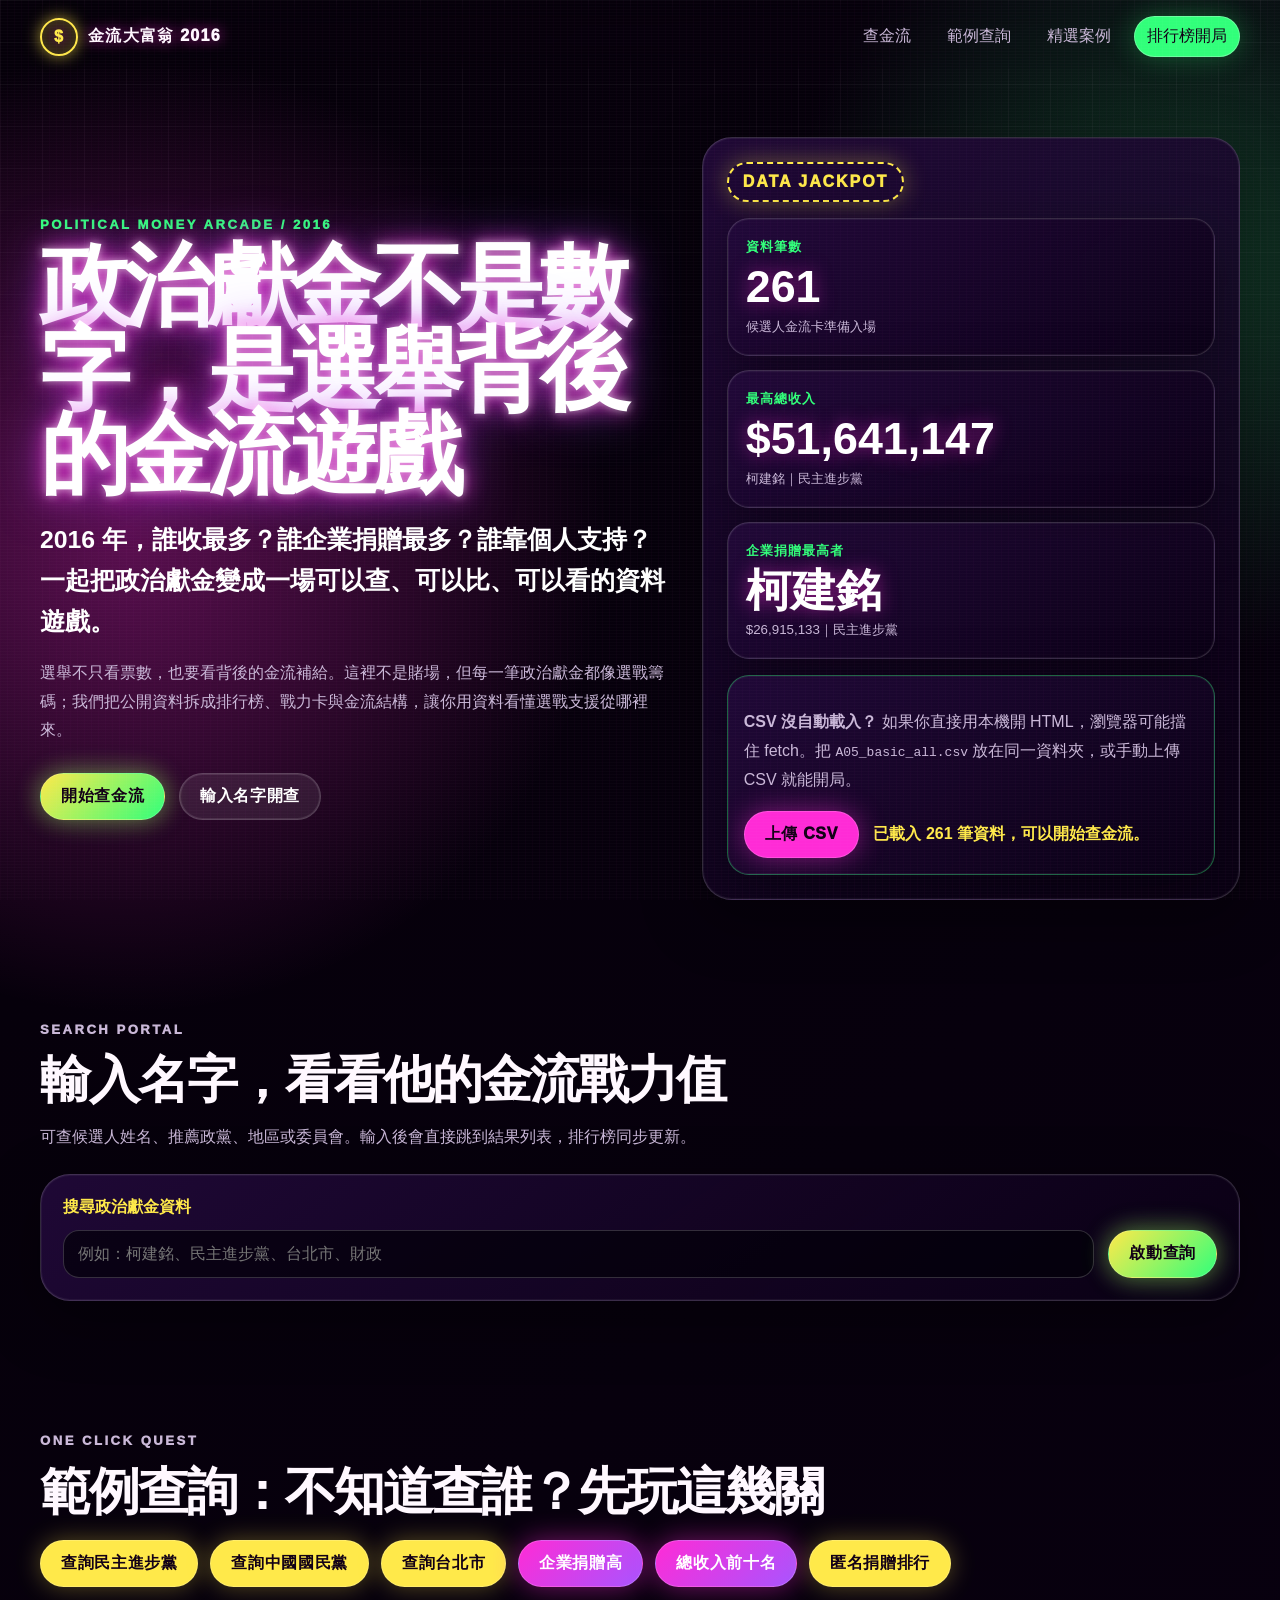
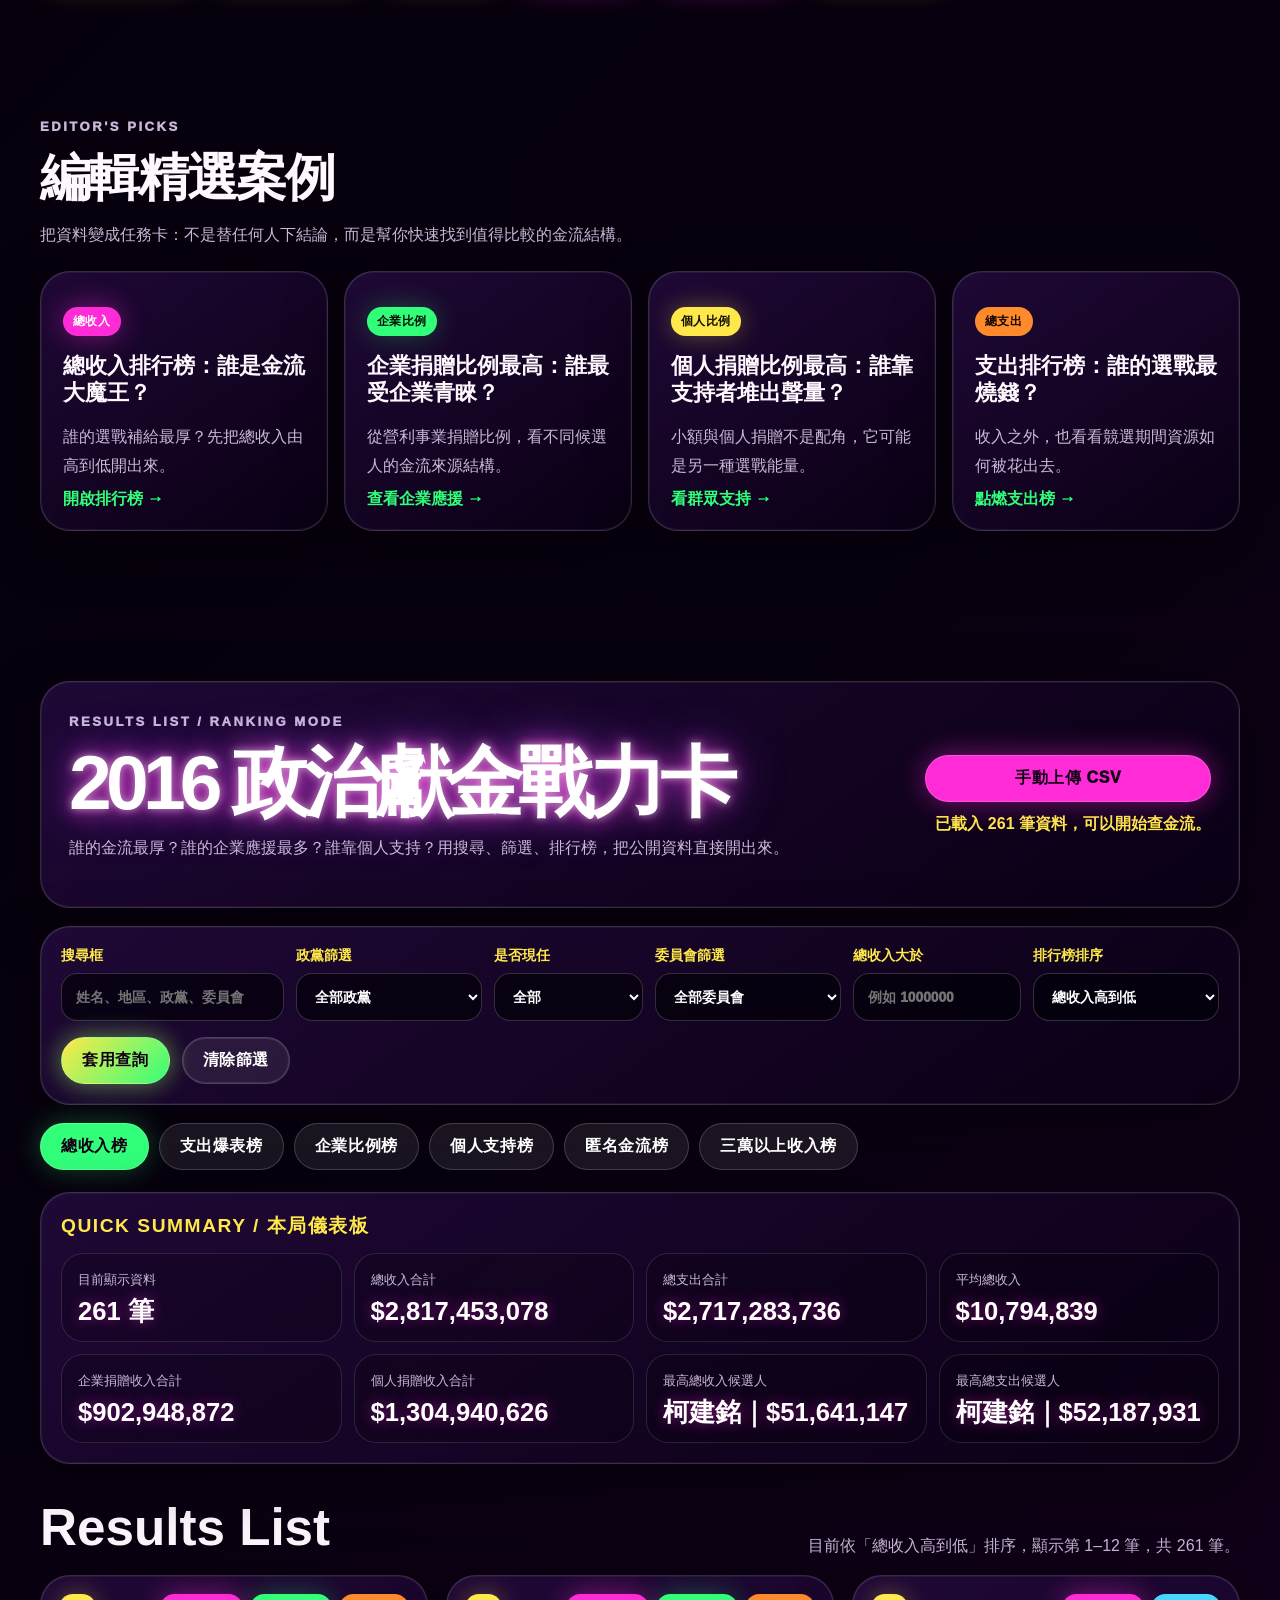
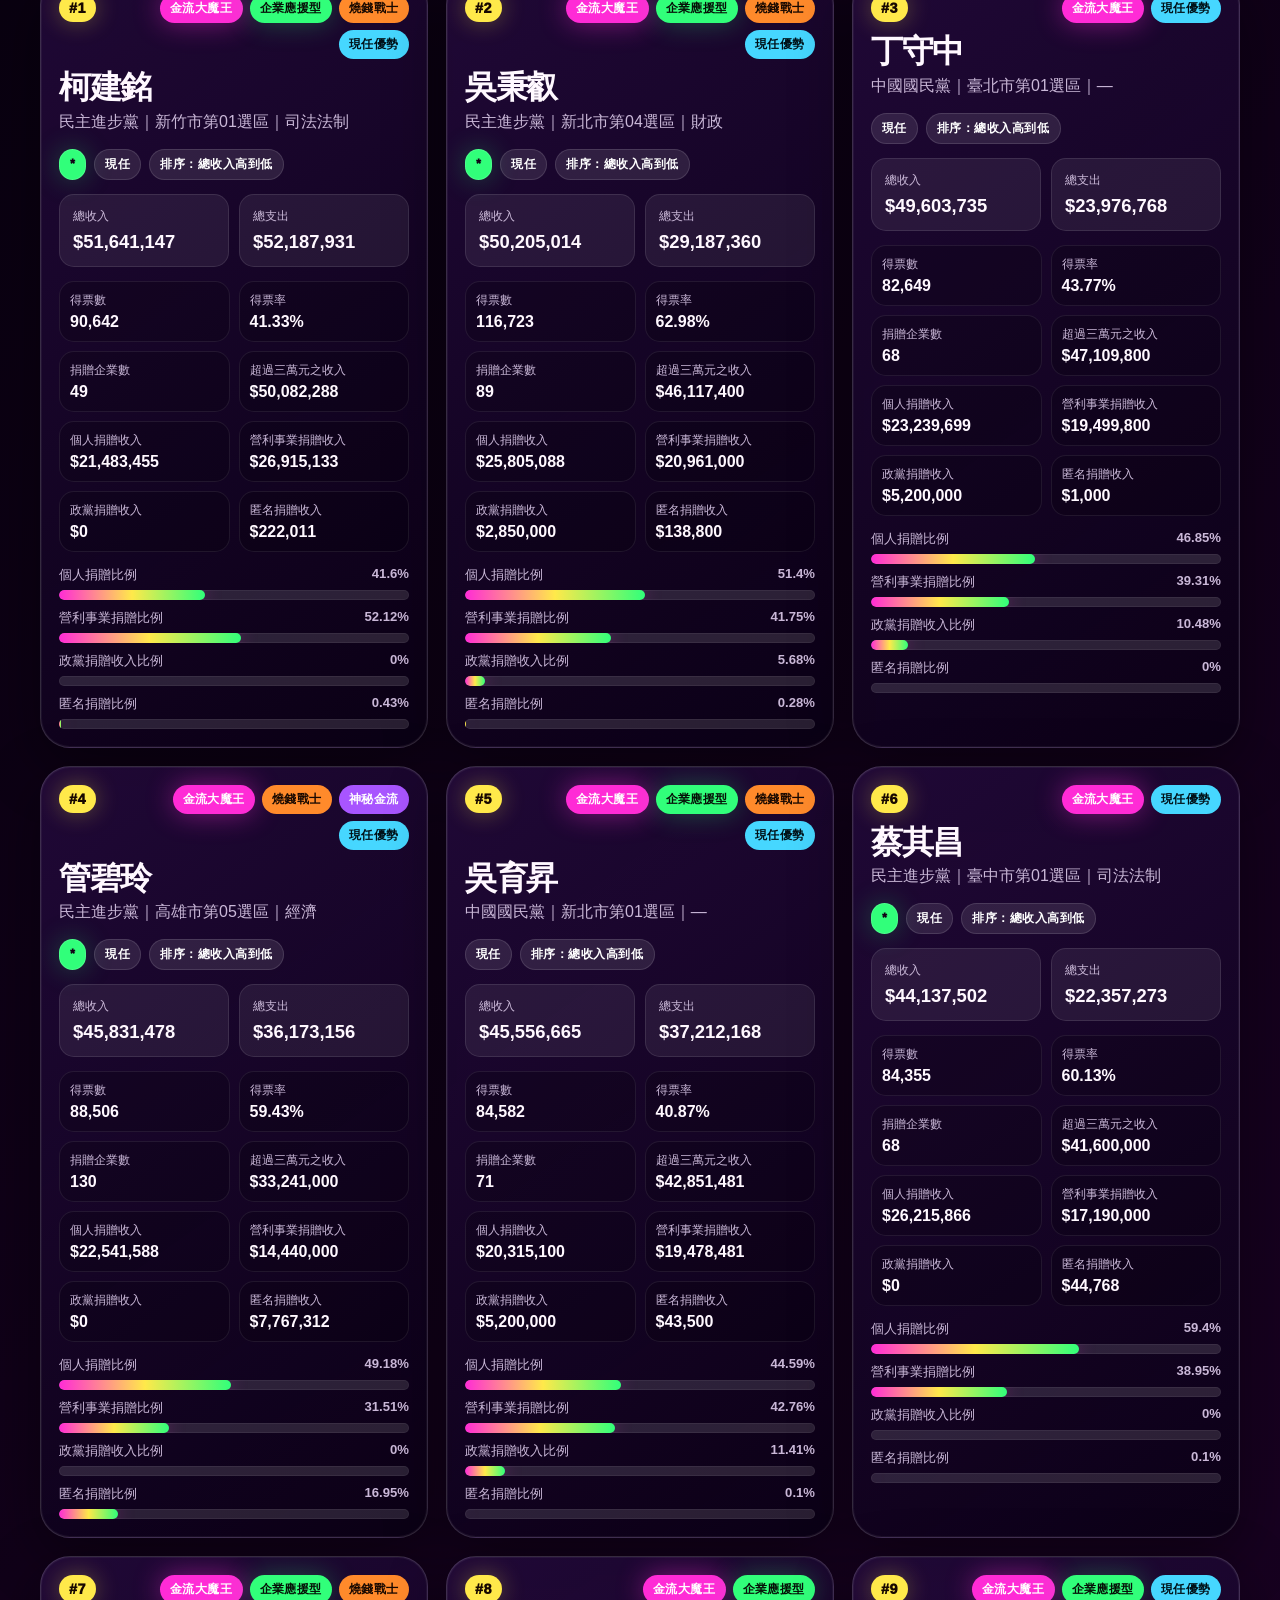
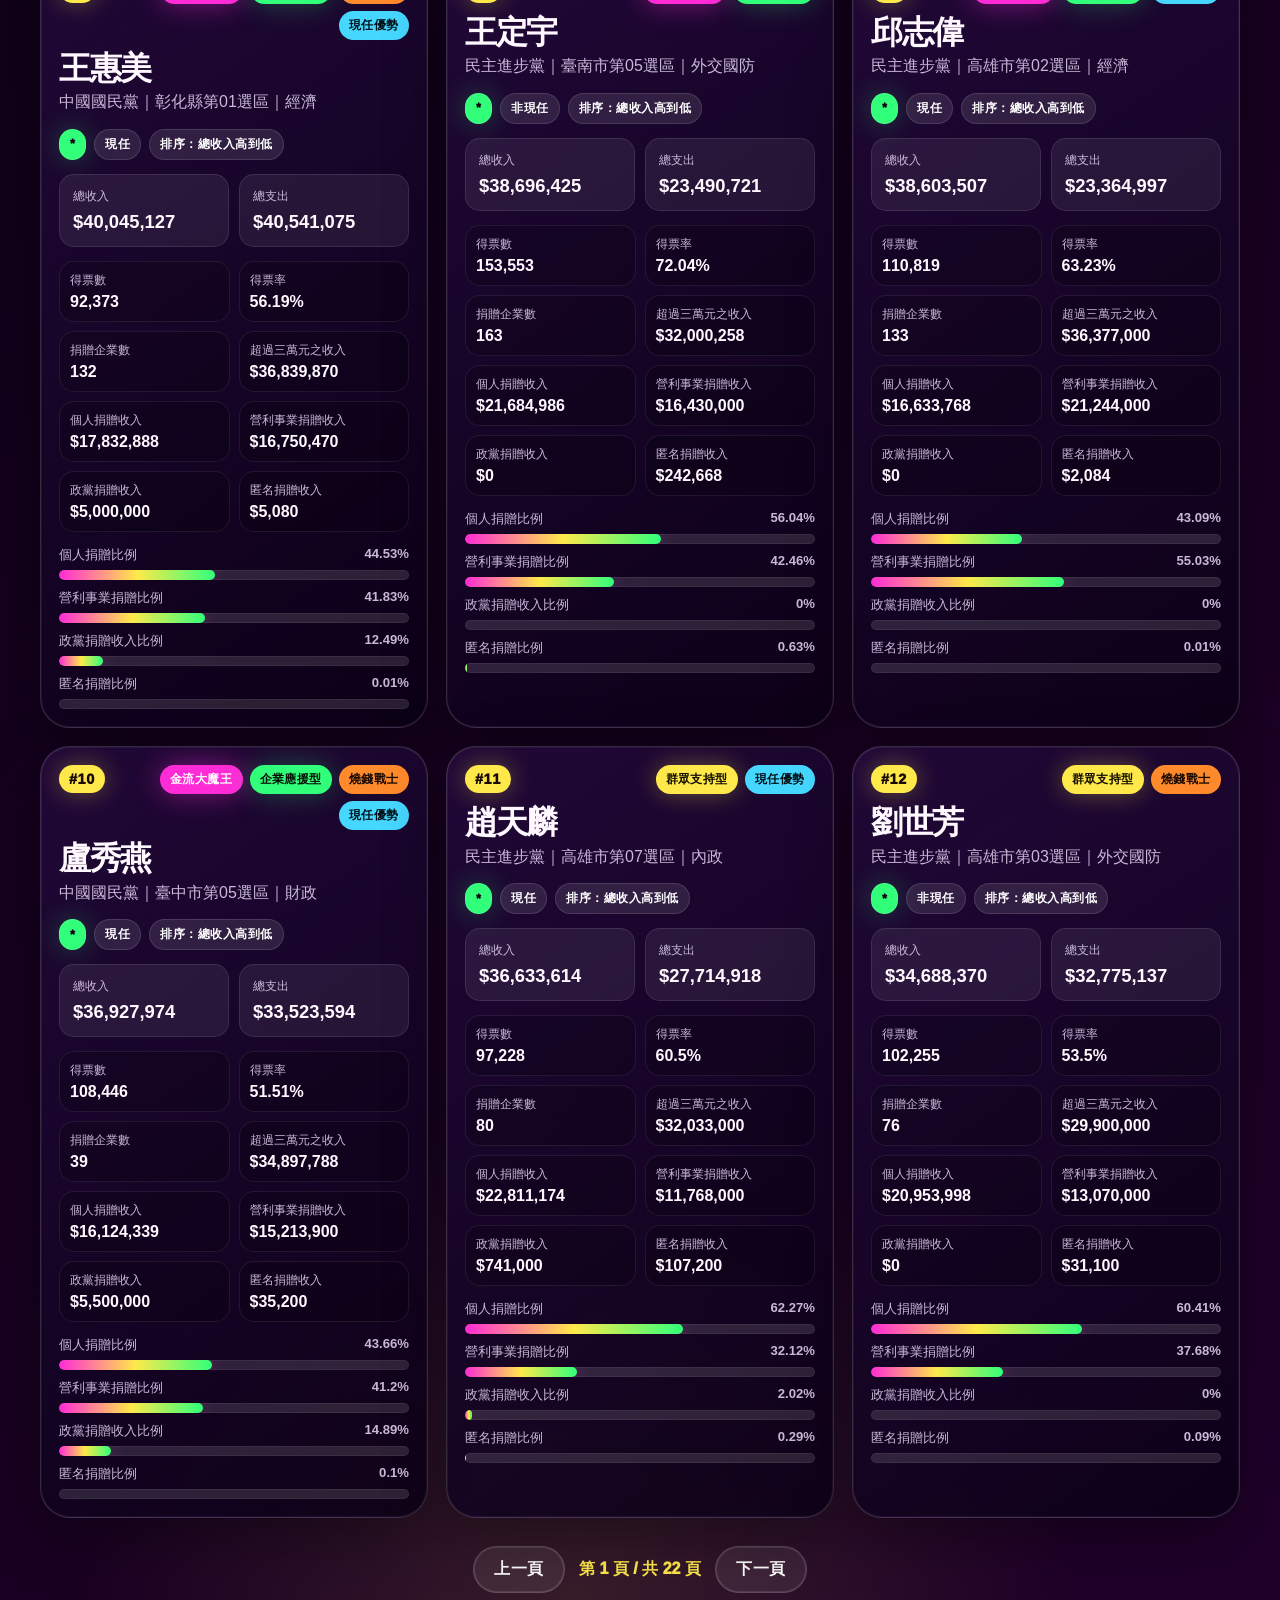
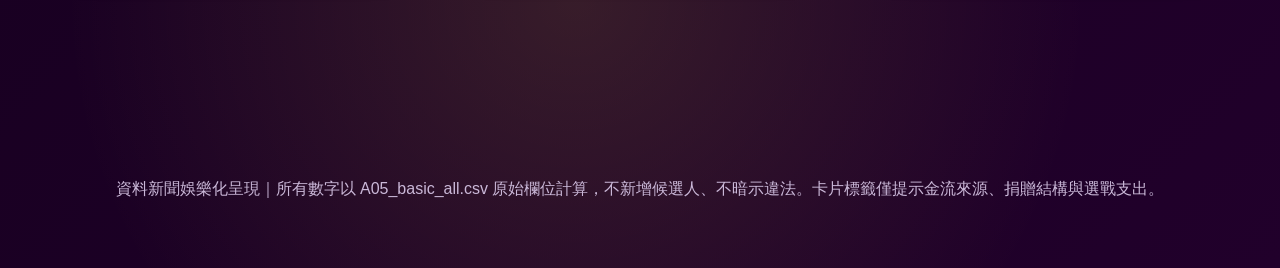
<file: index.html>
<!DOCTYPE html>
<html lang="zh-Hant">
<head>
  <meta charset="UTF-8" />
  <meta name="viewport" content="width=device-width, initial-scale=1.0" />
  <title>金流大富翁 2016｜政治獻金查詢網站</title>
  <style>
    :root {
      --bg: #08000f;
      --bg2: #180020;
      --panel: rgba(26, 8, 45, .88);
      --panel2: rgba(50, 17, 74, .82);
      --text: #fff8ff;
      --muted: #cab8d8;
      --pink: #ff2bd6;
      --green: #31ff7a;
      --yellow: #ffe94a;
      --orange: #ff8a2b;
      --blue: #46d7ff;
      --purple: #a855ff;
      --danger: #ff3d5a;
      --line: rgba(255,255,255,.16);
      --shadow-pink: 0 0 28px rgba(255,43,214,.45);
      --shadow-green: 0 0 28px rgba(49,255,122,.28);
      --shadow-yellow: 0 0 24px rgba(255,233,74,.32);
      --radius-xl: 30px;
      --radius-lg: 22px;
      --radius-md: 15px;
      --max: 1200px;
    }

    * { box-sizing: border-box; }
    html { scroll-behavior: smooth; }
    body {
      margin: 0;
      min-height: 100vh;
      color: var(--text);
      font-family: Arial, "Noto Sans TC", "Microsoft JhengHei", sans-serif;
      background:
        radial-gradient(circle at 10% 8%, rgba(255,43,214,.34), transparent 30rem),
        radial-gradient(circle at 92% 4%, rgba(49,255,122,.22), transparent 25rem),
        radial-gradient(circle at 45% 96%, rgba(255,233,74,.12), transparent 32rem),
        linear-gradient(135deg, #050009 0%, var(--bg) 38%, #21002b 100%);
      overflow-x: hidden;
    }
    body::before {
      content: "";
      position: fixed;
      inset: 0;
      pointer-events: none;
      z-index: -2;
      background-image:
        linear-gradient(rgba(255,255,255,.035) 1px, transparent 1px),
        linear-gradient(90deg, rgba(255,255,255,.035) 1px, transparent 1px);
      background-size: 42px 42px;
      mask-image: linear-gradient(to bottom, rgba(0,0,0,.95), transparent 82%);
    }
    .noise {
      position: fixed;
      inset: 0;
      z-index: 80;
      pointer-events: none;
      opacity: .075;
      mix-blend-mode: screen;
      background-image:
        repeating-linear-gradient(0deg, transparent 0 2px, rgba(255,255,255,.35) 3px),
        repeating-linear-gradient(90deg, rgba(255,43,214,.25) 0 1px, transparent 1px 7px);
    }
    a { color: inherit; text-decoration: none; }
    button, input, select { font: inherit; }

    .site-header {
      position: sticky;
      top: 0;
      z-index: 50;
      display: flex;
      align-items: center;
      justify-content: space-between;
      gap: 18px;
      width: min(var(--max), calc(100% - 32px));
      margin: 0 auto;
      padding: 16px 0 12px;
      backdrop-filter: blur(12px);
    }
    .brand {
      display: inline-flex;
      align-items: center;
      gap: 10px;
      min-width: max-content;
      font-weight: 1000;
      letter-spacing: .08em;
      text-transform: uppercase;
      text-shadow: 0 0 14px rgba(255,43,214,.65);
    }
    .brand-mark {
      display: grid;
      place-items: center;
      width: 38px;
      height: 38px;
      border: 2px solid var(--yellow);
      border-radius: 50%;
      color: var(--yellow);
      background: rgba(255,233,74,.1);
      box-shadow: 0 0 16px rgba(255,233,74,.62), inset 0 0 14px rgba(255,233,74,.2);
    }
    .site-nav {
      display: flex;
      align-items: center;
      justify-content: flex-end;
      gap: 10px;
      flex-wrap: wrap;
    }
    .site-nav a {
      padding: 9px 12px;
      border: 1px solid transparent;
      border-radius: 999px;
      color: var(--muted);
      transition: .2s ease;
    }
    .site-nav a:hover,
    .site-nav .nav-cta {
      color: #110016;
      background: var(--green);
      box-shadow: var(--shadow-green);
      border-color: rgba(255,255,255,.28);
    }

    .section-wrap { width: min(var(--max), calc(100% - 32px)); margin: 0 auto; }
    .hero {
      display: grid;
      grid-template-columns: 1.08fr .92fr;
      gap: 30px;
      align-items: center;
      min-height: calc(100vh - 78px);
      padding: 68px 0 54px;
    }
    .eyebrow {
      margin: 0 0 12px;
      color: var(--green);
      font-size: .82rem;
      font-weight: 1000;
      letter-spacing: .19em;
      text-transform: uppercase;
    }
    .neon-title {
      margin: 0;
      color: #fff;
      font-size: clamp(2.65rem, 7vw, 6.7rem);
      line-height: .94;
      letter-spacing: -.075em;
      text-shadow:
        0 0 8px rgba(255,255,255,.55),
        0 0 22px rgba(255,43,214,.82),
        0 0 50px rgba(168,85,255,.68);
      animation: neonFlicker 4.8s infinite;
    }
    .compact-title { font-size: clamp(2.25rem, 6vw, 5rem); }
    .hero-subtitle {
      max-width: 770px;
      margin: 24px 0 0;
      color: #fff;
      font-size: clamp(1.15rem, 2.2vw, 1.55rem);
      line-height: 1.65;
      font-weight: 900;
    }
    .hero-story,
    .section-heading p,
    .pick-card p,
    .csv-backup p,
    .site-footer,
    .result-hero p { color: var(--muted); line-height: 1.8; }
    .hero-actions { display: flex; gap: 14px; flex-wrap: wrap; margin-top: 28px; }

    .btn,
    .file-btn,
    .ranking-strip button,
    .quest-chip,
    .mini-tab {
      display: inline-flex;
      align-items: center;
      justify-content: center;
      gap: 8px;
      min-height: 46px;
      padding: 12px 20px;
      border: 1px solid rgba(255,255,255,.18);
      border-radius: 999px;
      cursor: pointer;
      font-weight: 1000;
      letter-spacing: .04em;
      transition: transform .2s ease, box-shadow .2s ease, filter .2s ease, background .2s ease;
    }
    .btn:hover,
    .file-btn:hover,
    .ranking-strip button:hover,
    .quest-chip:hover,
    .mini-tab:hover {
      transform: translateY(-2px) scale(1.02);
      filter: saturate(1.16);
    }
    .btn-primary {
      color: #120016;
      background: linear-gradient(135deg, var(--yellow), var(--green));
      box-shadow: var(--shadow-green), var(--shadow-yellow);
    }
    .btn-ghost {
      color: #fff;
      background: rgba(255,255,255,.08);
      box-shadow: inset 0 0 0 1px rgba(255,255,255,.1);
    }
    .btn-pink {
      color: #fff;
      background: linear-gradient(135deg, var(--pink), var(--purple));
      box-shadow: var(--shadow-pink);
    }

    .hero-dashboard,
    .control-panel,
    .summary-board,
    .result-hero,
    .mega-search,
    .csv-backup,
    .pick-card,
    .candidate-card,
    .stat-card,
    .empty-state {
      position: relative;
      overflow: hidden;
      border: 1px solid var(--line);
      border-radius: var(--radius-xl);
      background: linear-gradient(145deg, rgba(34,9,58,.9), rgba(10,0,21,.82));
      box-shadow: 0 18px 60px rgba(0,0,0,.38), inset 0 0 0 1px rgba(255,255,255,.05);
    }
    .hero-dashboard::after,
    .control-panel::after,
    .summary-board::after,
    .result-hero::after,
    .pick-card::after,
    .candidate-card::after {
      content: "";
      position: absolute;
      inset: 0;
      pointer-events: none;
      background: linear-gradient(120deg, transparent, rgba(255,255,255,.09), transparent);
      transform: translateX(-110%);
      transition: transform .55s ease;
    }
    .hero-dashboard:hover::after,
    .control-panel:hover::after,
    .summary-board:hover::after,
    .result-hero:hover::after,
    .pick-card:hover::after,
    .candidate-card:hover::after { transform: translateX(110%); }
    .hero-dashboard { padding: 24px; transform: rotate(1deg); }
    .jackpot-sign {
      display: inline-flex;
      margin-bottom: 16px;
      padding: 9px 14px;
      border: 2px dashed var(--yellow);
      border-radius: 999px;
      color: var(--yellow);
      font-weight: 1000;
      letter-spacing: .12em;
      box-shadow: var(--shadow-yellow);
    }
    .stat-grid { display: grid; grid-template-columns: repeat(3, 1fr); gap: 14px; }
    .hero-stats { grid-template-columns: 1fr; }
    .stat-card { padding: 18px; border-radius: var(--radius-lg); }
    .stat-card.big strong { display: block; margin: 8px 0; color: #fff; font-size: clamp(1.65rem, 4vw, 2.8rem); line-height: 1; text-shadow: 0 0 18px rgba(255,43,214,.5); }
    .stat-card strong { font-size: clamp(1.3rem, 3vw, 2rem); line-height: 1.05; }
    .stat-label { color: var(--green); font-size: .82rem; font-weight: 1000; letter-spacing: .08em; }
    .stat-card small { color: var(--muted); line-height: 1.5; }
    .mini-backup { margin-top: 16px; padding: 16px; border-radius: var(--radius-lg); }
    .csv-backup.loaded { border-color: rgba(49,255,122,.38); }
    .file-btn { position: relative; color: #120016; background: var(--pink); box-shadow: var(--shadow-pink); }
    .file-btn input { position: absolute; inset: 0; opacity: 0; cursor: pointer; }
    .load-status { display: inline-block; margin-left: 10px; color: var(--yellow); font-weight: 900; }

    .search-zone,
    .examples,
    .editors,
    .results-block { padding: 64px 0; }
    .section-heading { margin-bottom: 22px; }
    .section-heading h2 { margin: 0; font-size: clamp(2rem, 4vw, 3.7rem); line-height: 1.05; letter-spacing: -.04em; }
    .section-heading.compact { max-width: 850px; }
    .mega-search { padding: 22px; }
    .mega-search label { display: block; margin-bottom: 12px; color: var(--yellow); font-weight: 1000; }
    .mega-search-row { display: grid; grid-template-columns: 1fr auto; gap: 14px; }
    input, select {
      width: 100%;
      min-height: 48px;
      padding: 12px 14px;
      border: 1px solid rgba(255,255,255,.18);
      border-radius: 16px;
      color: #fff;
      background: rgba(4,0,10,.72);
      outline: none;
      transition: .2s ease;
    }
    input:focus, select:focus { border-color: var(--green); box-shadow: 0 0 0 4px rgba(49,255,122,.12), var(--shadow-green); }
    option { color: #121212; background: #fff; }
    .quest-grid { display: flex; flex-wrap: wrap; gap: 12px; }
    .quest-chip { color: #120016; background: var(--yellow); box-shadow: var(--shadow-yellow); }
    .quest-chip.hot { color: #fff; background: linear-gradient(135deg, var(--pink), var(--purple)); box-shadow: var(--shadow-pink); }
    .pick-grid { display: grid; grid-template-columns: repeat(4, 1fr); gap: 16px; }
    .pick-card { min-height: 260px; padding: 22px; transform: translateZ(0); color: var(--text); text-align: left; cursor: pointer; font: inherit; }
    .pick-card:hover,
    .candidate-card:hover { transform: translateY(-5px) scale(1.01); box-shadow: 0 22px 70px rgba(0,0,0,.45), 0 0 28px rgba(255,43,214,.24); }
    .pick-card h3 { margin: 16px 0 10px; font-size: 1.35rem; line-height: 1.28; }
    .sticker,
    .tag,
    .status-pill,
    .rank-badge {
      display: inline-flex;
      align-items: center;
      justify-content: center;
      padding: 6px 10px;
      border-radius: 999px;
      font-size: .78rem;
      font-weight: 1000;
      letter-spacing: .04em;
      white-space: nowrap;
    }
    .sticker.pink, .tag.pink { color: #fff; background: var(--pink); box-shadow: var(--shadow-pink); }
    .sticker.green, .tag.green { color: #061007; background: var(--green); box-shadow: var(--shadow-green); }
    .sticker.yellow, .tag.yellow { color: #161000; background: var(--yellow); box-shadow: var(--shadow-yellow); }
    .sticker.orange, .tag.orange { color: #170800; background: var(--orange); }
    .tag.blue { color: #001118; background: var(--blue); }
    .tag.purple { color: #fff; background: var(--purple); }
    .card-link { position: absolute; left: 22px; bottom: 20px; color: var(--green); font-weight: 1000; }

    .result-hero { margin-top: 22px; padding: 28px; display: grid; grid-template-columns: 1fr auto; gap: 22px; align-items: center; }
    .result-hero .neon-title { margin-bottom: 14px; }
    .result-actions { display: flex; flex-direction: column; gap: 12px; align-items: stretch; }
    .control-panel { margin-top: 18px; padding: 20px; }
    .control-grid { display: grid; grid-template-columns: 1.2fr 1fr .8fr 1fr .9fr 1fr; gap: 12px; align-items: end; }
    .control-grid label { display: grid; gap: 8px; color: var(--yellow); font-size: .86rem; font-weight: 1000; }
    .control-actions { display: flex; gap: 12px; flex-wrap: wrap; margin-top: 16px; }
    .ranking-strip { display: flex; flex-wrap: wrap; gap: 10px; margin: 18px 0; }
    .ranking-strip button, .mini-tab { color: #fff; background: rgba(255,255,255,.08); }
    .ranking-strip button.active, .mini-tab.active { color: #110016; background: var(--green); box-shadow: var(--shadow-green); }

    .summary-board { margin-top: 22px; padding: 20px; }
    .summary-board h2 { margin: 0 0 14px; font-size: 1.2rem; color: var(--yellow); letter-spacing: .08em; text-transform: uppercase; }
    .summary-grid { display: grid; grid-template-columns: repeat(4, 1fr); gap: 12px; }
    .summary-item { padding: 16px; border: 1px solid rgba(255,255,255,.12); border-radius: var(--radius-lg); background: rgba(0,0,0,.18); }
    .summary-item span { display: block; color: var(--muted); font-size: .82rem; line-height: 1.45; }
    .summary-item strong { display: block; margin-top: 8px; color: #fff; font-size: clamp(1.15rem, 2vw, 1.75rem); line-height: 1.1; text-shadow: 0 0 14px rgba(255,43,214,.45); overflow-wrap: anywhere; }

    .result-meta { display: flex; justify-content: space-between; gap: 18px; align-items: flex-end; margin: 34px 0 18px; }
    .result-meta h2 { margin: 0; font-size: clamp(2rem, 4vw, 3.2rem); }
    .result-meta p { margin: 0; color: var(--muted); text-align: right; }
    .cards-grid { display: grid; grid-template-columns: repeat(3, 1fr); gap: 18px; }
    .candidate-card { padding: 18px; border-radius: var(--radius-xl); transition: .22s ease; }
    .card-top { display: flex; justify-content: space-between; align-items: flex-start; gap: 12px; margin-bottom: 12px; }
    .rank-badge { color: #170800; background: var(--yellow); box-shadow: var(--shadow-yellow); font-size: .9rem; }
    .tag-row { display: flex; flex-wrap: wrap; justify-content: flex-end; gap: 7px; }
    .candidate-name { margin: 10px 0 4px; font-size: 2rem; line-height: 1.05; letter-spacing: -.04em; }
    .candidate-meta { margin: 0 0 14px; color: var(--muted); line-height: 1.6; }
    .status-row { display: flex; flex-wrap: wrap; gap: 8px; margin-bottom: 14px; }
    .status-pill { color: #fff; background: rgba(255,255,255,.1); border: 1px solid rgba(255,255,255,.12); }
    .status-pill.win { color: #120016; background: var(--green); box-shadow: var(--shadow-green); }
    .money-duo { display: grid; grid-template-columns: 1fr 1fr; gap: 10px; margin-bottom: 14px; }
    .money-box { padding: 13px; border-radius: var(--radius-md); background: rgba(255,255,255,.07); border: 1px solid rgba(255,255,255,.1); }
    .money-box span, .detail-item span { display: block; color: var(--muted); font-size: .78rem; }
    .money-box strong { display: block; margin-top: 6px; font-size: 1.15rem; overflow-wrap: anywhere; }
    .detail-grid { display: grid; grid-template-columns: 1fr 1fr; gap: 9px; margin: 12px 0; }
    .detail-item { padding: 10px; border-radius: var(--radius-md); background: rgba(0,0,0,.18); border: 1px solid rgba(255,255,255,.08); }
    .detail-item strong { display: block; margin-top: 4px; overflow-wrap: anywhere; }
    .bar-group { display: grid; gap: 9px; margin-top: 14px; }
    .bar-row { display: grid; gap: 6px; }
    .bar-label { display: flex; justify-content: space-between; gap: 10px; color: var(--muted); font-size: .82rem; }
    .bar-track { height: 10px; overflow: hidden; border-radius: 999px; background: rgba(255,255,255,.12); box-shadow: inset 0 0 0 1px rgba(255,255,255,.06); }
    .bar-fill { height: 100%; width: 0%; border-radius: inherit; background: linear-gradient(90deg, var(--pink), var(--yellow), var(--green)); box-shadow: 0 0 18px rgba(255,43,214,.35); transition: width .45s ease; }
    .empty-state { padding: 42px; text-align: center; }
    .empty-state h3 { margin: 0 0 10px; font-size: 1.7rem; }
    .empty-state p { color: var(--muted); }
    .pagination { display: flex; justify-content: center; align-items: center; gap: 14px; margin: 28px 0 68px; }
    #pageInfo { color: var(--yellow); font-weight: 1000; }
    .site-footer { width: min(var(--max), calc(100% - 32px)); margin: 0 auto; padding: 34px 0 48px; text-align: center; }

    .reveal-up { animation: revealUp .7s ease both; }
    .delay-1 { animation-delay: .14s; }
    @keyframes revealUp { from { opacity: 0; transform: translateY(22px); } to { opacity: 1; transform: translateY(0); } }
    @keyframes neonFlicker {
      0%, 18%, 22%, 25%, 53%, 57%, 100% { filter: brightness(1); }
      20%, 24%, 55% { filter: brightness(1.35) saturate(1.25); }
    }

    @media (max-width: 1100px) {
      .hero, .result-hero { grid-template-columns: 1fr; }
      .hero-dashboard { transform: none; }
      .pick-grid, .summary-grid { grid-template-columns: repeat(2, 1fr); }
      .cards-grid { grid-template-columns: repeat(2, 1fr); }
      .control-grid { grid-template-columns: repeat(2, 1fr); }
    }
    @media (max-width: 760px) {
      .site-header { position: relative; align-items: flex-start; flex-direction: column; }
      .site-nav { justify-content: flex-start; }
      .hero { min-height: auto; padding-top: 36px; }
      .mega-search-row, .pick-grid, .summary-grid, .cards-grid, .control-grid, .stat-grid, .money-duo, .detail-grid { grid-template-columns: 1fr; }
      .result-meta { display: block; }
      .result-meta p { text-align: left; margin-top: 8px; }
      .result-actions { align-items: stretch; }
      .pagination { flex-wrap: wrap; }
      .load-status { margin: 10px 0 0; display: block; }
    }
  </style>
</head>
<body>
  <div class="noise" aria-hidden="true"></div>
  <header class="site-header">
    <a class="brand" href="#top" aria-label="回到首頁">
      <span class="brand-mark">$</span>
      <span>金流大富翁 2016</span>
    </a>
    <nav class="site-nav" aria-label="主要導覽">
      <a href="#search-zone">查金流</a>
      <a href="#examples">範例查詢</a>
      <a href="#editors">精選案例</a>
      <a class="nav-cta" href="#results-zone">排行榜開局</a>
    </nav>
  </header>

  <main id="top">
    <section class="hero section-wrap">
      <div class="hero-copy reveal-up">
        <p class="eyebrow">POLITICAL MONEY ARCADE / 2016</p>
        <h1 class="neon-title">政治獻金不是數字，是選舉背後的金流遊戲</h1>
        <p class="hero-subtitle">2016 年，誰收最多？誰企業捐贈最多？誰靠個人支持？一起把政治獻金變成一場可以查、可以比、可以看的資料遊戲。</p>
        <p class="hero-story">選舉不只看票數，也要看背後的金流補給。這裡不是賭場，但每一筆政治獻金都像選戰籌碼；我們把公開資料拆成排行榜、戰力卡與金流結構，讓你用資料看懂選戰支援從哪裡來。</p>
        <div class="hero-actions">
          <a class="btn btn-primary" href="#results-zone">開始查金流</a>
          <a class="btn btn-ghost" href="#search-zone">輸入名字開查</a>
        </div>
      </div>

      <aside class="hero-dashboard reveal-up delay-1" aria-label="首頁資料儀表板">
        <div class="jackpot-sign">DATA JACKPOT</div>
        <div class="stat-grid hero-stats" id="heroStats">
          <article class="stat-card big">
            <span class="stat-label">資料筆數</span>
            <strong id="statRows">等待 CSV</strong>
            <small>候選人金流卡準備入場</small>
          </article>
          <article class="stat-card big">
            <span class="stat-label">最高總收入</span>
            <strong id="statMaxIncome">等待 CSV</strong>
            <small id="statMaxIncomeName">載入後自動開獎</small>
          </article>
          <article class="stat-card big">
            <span class="stat-label">企業捐贈最高者</span>
            <strong id="statBusinessName">等待 CSV</strong>
            <small id="statBusinessValue">企業金流排行載入中</small>
          </article>
        </div>
        <div class="csv-backup mini-backup" id="csvBackupTop">
          <p><strong>CSV 沒自動載入？</strong> 如果你直接用本機開 HTML，瀏覽器可能擋住 fetch。把 <code>A05_basic_all.csv</code> 放在同一資料夾，或手動上傳 CSV 就能開局。</p>
          <label class="file-btn">
            上傳 CSV
            <input type="file" id="csvInputTop" accept=".csv,text/csv" />
          </label>
          <span id="loadStatusTop" class="load-status">正在嘗試讀取 A05_basic_all.csv……</span>
        </div>
      </aside>
    </section>

    <section id="search-zone" class="section-wrap search-zone reveal-up">
      <div class="section-heading">
        <p class="eyebrow">SEARCH PORTAL</p>
        <h2>輸入名字，看看他的金流戰力值</h2>
        <p>可查候選人姓名、推薦政黨、地區或委員會。輸入後會直接跳到結果列表，排行榜同步更新。</p>
      </div>
      <form id="homeSearchForm" class="mega-search" autocomplete="off">
        <label for="homeSearchInput">搜尋政治獻金資料</label>
        <div class="mega-search-row">
          <input id="homeSearchInput" name="search" type="search" placeholder="例如：柯建銘、民主進步黨、台北市、財政" />
          <button class="btn btn-primary" type="submit">啟動查詢</button>
        </div>
      </form>
    </section>

    <section id="examples" class="section-wrap examples reveal-up">
      <div class="section-heading compact">
        <p class="eyebrow">ONE CLICK QUEST</p>
        <h2>範例查詢：不知道查誰？先玩這幾關</h2>
      </div>
      <div class="quest-grid">
        <button class="quest-chip" type="button" data-search="民主進步黨">查詢民主進步黨</button>
        <button class="quest-chip" type="button" data-search="中國國民黨">查詢中國國民黨</button>
        <button class="quest-chip" type="button" data-search="台北市">查詢台北市</button>
        <button class="quest-chip hot" type="button" data-sort="businessIncome">企業捐贈高</button>
        <button class="quest-chip hot" type="button" data-sort="totalIncome">總收入前十名</button>
        <button class="quest-chip" type="button" data-sort="anonymousIncome">匿名捐贈排行</button>
      </div>
    </section>

    <section id="editors" class="section-wrap editors reveal-up">
      <div class="section-heading compact">
        <p class="eyebrow">EDITOR'S PICKS</p>
        <h2>編輯精選案例</h2>
        <p>把資料變成任務卡：不是替任何人下結論，而是幫你快速找到值得比較的金流結構。</p>
      </div>
      <div class="pick-grid">
        <button class="pick-card" type="button" data-sort="totalIncome">
          <span class="sticker pink">總收入</span>
          <h3>總收入排行榜：誰是金流大魔王？</h3>
          <p>誰的選戰補給最厚？先把總收入由高到低開出來。</p>
          <span class="card-link">開啟排行榜 →</span>
        </button>
        <button class="pick-card" type="button" data-sort="businessPct">
          <span class="sticker green">企業比例</span>
          <h3>企業捐贈比例最高：誰最受企業青睞？</h3>
          <p>從營利事業捐贈比例，看不同候選人的金流來源結構。</p>
          <span class="card-link">查看企業應援 →</span>
        </button>
        <button class="pick-card" type="button" data-sort="personalPct">
          <span class="sticker yellow">個人比例</span>
          <h3>個人捐贈比例最高：誰靠支持者堆出聲量？</h3>
          <p>小額與個人捐贈不是配角，它可能是另一種選戰能量。</p>
          <span class="card-link">看群眾支持 →</span>
        </button>
        <button class="pick-card" type="button" data-sort="totalExpense">
          <span class="sticker orange">總支出</span>
          <h3>支出排行榜：誰的選戰最燒錢？</h3>
          <p>收入之外，也看看競選期間資源如何被花出去。</p>
          <span class="card-link">點燃支出榜 →</span>
        </button>
      </div>
    </section>

    <section id="results-zone" class="section-wrap results-block">
      <div class="result-hero reveal-up">
        <div>
          <p class="eyebrow">RESULTS LIST / RANKING MODE</p>
          <h1 class="neon-title compact-title">2016 政治獻金戰力卡</h1>
          <p>誰的金流最厚？誰的企業應援最多？誰靠個人支持？用搜尋、篩選、排行榜，把公開資料直接開出來。</p>
        </div>
        <div class="result-actions">
          <label class="file-btn">
            手動上傳 CSV
            <input type="file" id="csvInputResult" accept=".csv,text/csv" />
          </label>
          <span id="loadStatusResult" class="load-status">資料準備中……</span>
        </div>
      </div>

      <section id="controls" class="control-panel reveal-up">
        <div class="control-grid">
          <label>
            搜尋框
            <input type="search" id="searchInput" placeholder="姓名、地區、政黨、委員會" />
          </label>
          <label>
            政黨篩選
            <select id="partyFilter"><option value="">全部政黨</option></select>
          </label>
          <label>
            是否現任
            <select id="incumbentFilter">
              <option value="">全部</option>
              <option value="是">現任</option>
              <option value="否">非現任</option>
            </select>
          </label>
          <label>
            委員會篩選
            <select id="committeeFilter"><option value="">全部委員會</option></select>
          </label>
          <label>
            總收入大於
            <input type="number" id="minIncomeFilter" min="0" step="100000" placeholder="例如 1000000" />
          </label>
          <label>
            排行榜排序
            <select id="sortSelect">
              <option value="totalIncome">總收入高到低</option>
              <option value="totalExpense">總支出高到低</option>
              <option value="votes">得票數高到低</option>
              <option value="voteRate">得票率高到低</option>
              <option value="enterpriseCount">捐贈企業數高到低</option>
              <option value="personalPct">個人捐贈比例高到低</option>
              <option value="businessPct">營利事業捐贈比例高到低</option>
              <option value="businessIncome">營利事業捐贈收入高到低</option>
              <option value="anonymousIncome">匿名捐贈收入高到低</option>
              <option value="largeIncome">超過三萬元之收入高到低</option>
            </select>
          </label>
        </div>
        <div class="control-actions">
          <button class="btn btn-primary" id="applyBtn" type="button">套用查詢</button>
          <button class="btn btn-ghost" id="resetBtn" type="button">清除篩選</button>
        </div>
      </section>

      <section class="ranking-strip reveal-up" aria-label="快速排行榜按鈕">
        <button type="button" data-sort="totalIncome">總收入榜</button>
        <button type="button" data-sort="totalExpense">支出爆表榜</button>
        <button type="button" data-sort="businessPct">企業比例榜</button>
        <button type="button" data-sort="personalPct">個人支持榜</button>
        <button type="button" data-sort="anonymousIncome">匿名金流榜</button>
        <button type="button" data-sort="largeIncome">三萬以上收入榜</button>
      </section>

      <section class="summary-board reveal-up" aria-label="quick summary 關鍵數據">
        <h2>Quick Summary / 本局儀表板</h2>
        <div class="summary-grid" id="summaryGrid"></div>
      </section>

      <section id="results" class="results-section">
        <div class="result-meta">
          <h2>Results List</h2>
          <p id="resultDescription">資料卡準備發牌中……</p>
        </div>
        <div id="cardsGrid" class="cards-grid" aria-live="polite"></div>
        <div id="emptyState" class="empty-state" hidden>
          <h3>這一局沒有找到符合條件的資料</h3>
          <p>換個候選人、政黨、地區或降低金額門檻再試一次。</p>
        </div>
        <nav class="pagination" aria-label="結果分頁">
          <button id="prevPage" class="btn btn-ghost" type="button">上一頁</button>
          <span id="pageInfo">第 1 頁 / 共 1 頁</span>
          <button id="nextPage" class="btn btn-ghost" type="button">下一頁</button>
        </nav>
      </section>
    </section>
  </main>

  <footer class="site-footer">
    <p>資料新聞娛樂化呈現｜所有數字以 A05_basic_all.csv 原始欄位計算，不新增候選人、不暗示違法。卡片標籤僅提示金流來源、捐贈結構與選戰支出。</p>
  </footer>

  <script>
    const CSV_CANDIDATES = ['A05_basic_all.csv'];
    const PAGE_SIZE = 12;
    const SORT_CONFIG = {
      totalIncome: { label: '總收入高到低', field: '總收入' },
      totalExpense: { label: '總支出高到低', field: '總支出' },
      votes: { label: '得票數高到低', field: '得票數' },
      voteRate: { label: '得票率高到低', field: '得票率' },
      enterpriseCount: { label: '捐贈企業數高到低', field: '捐贈企業數' },
      personalPct: { label: '個人捐贈比例高到低', field: '個人捐贈比例' },
      businessPct: { label: '營利事業捐贈比例高到低', field: '營利事業捐贈比例' },
      businessIncome: { label: '營利事業捐贈收入高到低', field: '營利事業捐贈收入' },
      anonymousIncome: { label: '匿名捐贈收入高到低', field: '匿名捐贈收入' },
      largeIncome: { label: '超過三萬元之收入高到低', field: '超過三萬元之收入' }
    };

    const dom = {
      statRows: document.getElementById('statRows'),
      statMaxIncome: document.getElementById('statMaxIncome'),
      statMaxIncomeName: document.getElementById('statMaxIncomeName'),
      statBusinessName: document.getElementById('statBusinessName'),
      statBusinessValue: document.getElementById('statBusinessValue'),
      loadStatusTop: document.getElementById('loadStatusTop'),
      loadStatusResult: document.getElementById('loadStatusResult'),
      searchInput: document.getElementById('searchInput'),
      partyFilter: document.getElementById('partyFilter'),
      incumbentFilter: document.getElementById('incumbentFilter'),
      committeeFilter: document.getElementById('committeeFilter'),
      minIncomeFilter: document.getElementById('minIncomeFilter'),
      sortSelect: document.getElementById('sortSelect'),
      summaryGrid: document.getElementById('summaryGrid'),
      cardsGrid: document.getElementById('cardsGrid'),
      emptyState: document.getElementById('emptyState'),
      resultDescription: document.getElementById('resultDescription'),
      pageInfo: document.getElementById('pageInfo'),
      prevPage: document.getElementById('prevPage'),
      nextPage: document.getElementById('nextPage')
    };

    let allRows = [];
    let filteredRows = [];
    let currentPage = 1;

    function parseCSV(text) {
      const rows = [];
      let row = [];
      let cell = '';
      let insideQuotes = false;
      text = text.replace(/^\uFEFF/, '');
      for (let i = 0; i < text.length; i++) {
        const char = text[i];
        const next = text[i + 1];
        if (char === '"') {
          if (insideQuotes && next === '"') {
            cell += '"';
            i++;
          } else {
            insideQuotes = !insideQuotes;
          }
        } else if (char === ',' && !insideQuotes) {
          row.push(cell);
          cell = '';
        } else if ((char === '\n' || char === '\r') && !insideQuotes) {
          if (char === '\r' && next === '\n') i++;
          row.push(cell);
          if (row.some(value => value.trim() !== '')) rows.push(row);
          row = [];
          cell = '';
        } else {
          cell += char;
        }
      }
      if (cell || row.length) {
        row.push(cell);
        if (row.some(value => value.trim() !== '')) rows.push(row);
      }
      const headers = (rows.shift() || []).map(header => header.replace(/^\uFEFF/, '').trim());
      return rows.map(values => {
        const item = {};
        headers.forEach((header, index) => item[header] = (values[index] || '').trim());
        return item;
      }).filter(row => row['姓名'] || row['推薦政黨'] || row['地區']);
    }

    function numberValue(value) {
      if (value === undefined || value === null || String(value).trim() === '') return 0;
      const cleaned = String(value).replace(/[,$％%\s]/g, '').replace(/—/g, '').replace(/,/g, '');
      const num = Number(cleaned);
      return Number.isFinite(num) ? num : 0;
    }

    function hasValue(value) {
      return value !== undefined && value !== null && String(value).trim() !== '';
    }

    function formatMoney(value) {
      if (!hasValue(value)) return '—';
      return '$' + Math.round(numberValue(value)).toLocaleString('en-US');
    }

    function formatCount(value) {
      if (!hasValue(value)) return '—';
      return Math.round(numberValue(value)).toLocaleString('en-US');
    }

    function formatPercent(value) {
      if (!hasValue(value)) return '—';
      const n = numberValue(value);
      return Number.isFinite(n) ? `${n.toLocaleString('en-US', { maximumFractionDigits: 2 })}%` : '—';
    }

    function textValue(value) {
      return hasValue(value) ? String(value) : '—';
    }

    function escapeHTML(value) {
      return String(value ?? '').replace(/[&<>"']/g, char => ({
        '&': '&amp;', '<': '&lt;', '>': '&gt;', '"': '&quot;', "'": '&#039;'
      }[char]));
    }

    function setStatus(message, ok = false) {
      dom.loadStatusTop.textContent = message;
      dom.loadStatusResult.textContent = message;
      document.getElementById('csvBackupTop').classList.toggle('loaded', ok);
    }

    async function loadCSV() {
      const saved = sessionStorage.getItem('a05csv2016_single');
      if (saved) return parseCSV(saved);
      let lastError;
      for (const fileName of CSV_CANDIDATES) {
        try {
          const response = await fetch(fileName, { cache: 'no-store' });
          if (!response.ok) throw new Error(`${response.status} ${response.statusText}`);
          const text = await response.text();
          sessionStorage.setItem('a05csv2016_single', text);
          return parseCSV(text);
        } catch (error) {
          lastError = error;
        }
      }
      throw lastError || new Error('CSV not found');
    }

    function readUploadedFile(file) {
      if (!file) return;
      const reader = new FileReader();
      reader.onload = event => {
        const text = event.target.result;
        sessionStorage.setItem('a05csv2016_single', text);
        initializeData(parseCSV(text), true);
      };
      reader.onerror = () => setStatus('CSV 讀取失敗，請確認檔案格式。', false);
      reader.readAsText(file, 'UTF-8');
    }

    function computeHomeStats(data) {
      const maxIncome = [...data].sort((a, b) => numberValue(b['總收入']) - numberValue(a['總收入']))[0];
      const maxBusiness = [...data].sort((a, b) => numberValue(b['營利事業捐贈收入']) - numberValue(a['營利事業捐贈收入']))[0];
      dom.statRows.textContent = formatCount(data.length);
      dom.statMaxIncome.textContent = maxIncome ? formatMoney(maxIncome['總收入']) : '—';
      dom.statMaxIncomeName.textContent = maxIncome ? `${maxIncome['姓名']}｜${maxIncome['推薦政黨'] || '—'}` : '—';
      dom.statBusinessName.textContent = maxBusiness ? textValue(maxBusiness['姓名']) : '—';
      dom.statBusinessValue.textContent = maxBusiness ? `${formatMoney(maxBusiness['營利事業捐贈收入'])}｜${maxBusiness['推薦政黨'] || '—'}` : '—';
    }

    function uniqueOptions(field) {
      return [...new Set(allRows.map(row => row[field]).filter(Boolean))].sort((a, b) => a.localeCompare(b, 'zh-Hant'));
    }

    function fillSelect(select, values, firstLabel) {
      const current = select.value;
      select.innerHTML = `<option value="">${firstLabel}</option>` + values.map(value => `<option value="${escapeHTML(value)}">${escapeHTML(value)}</option>`).join('');
      if (values.includes(current)) select.value = current;
    }

    function populateFilters() {
      fillSelect(dom.partyFilter, uniqueOptions('推薦政黨'), '全部政黨');
      fillSelect(dom.committeeFilter, uniqueOptions('委員會'), '全部委員會');
    }

    function applyQueryParams() {
      const params = new URLSearchParams(location.search);
      const search = params.get('search');
      const sort = params.get('sort');
      if (search) {
        dom.searchInput.value = search;
        document.getElementById('homeSearchInput').value = search;
      }
      if (sort && SORT_CONFIG[sort]) dom.sortSelect.value = sort;
      if (search || sort) {
        setTimeout(() => document.getElementById('results-zone').scrollIntoView({ behavior: 'smooth', block: 'start' }), 250);
      }
    }

    function getSortField() {
      return SORT_CONFIG[dom.sortSelect.value] || SORT_CONFIG.totalIncome;
    }

    function applyFilters(resetPage = true) {
      const keyword = dom.searchInput.value.trim().toLowerCase();
      const party = dom.partyFilter.value;
      const incumbent = dom.incumbentFilter.value;
      const committee = dom.committeeFilter.value;
      const minIncome = numberValue(dom.minIncomeFilter.value);
      const sort = getSortField();

      filteredRows = allRows.filter(row => {
        const haystack = [row['姓名'], row['地區'], row['推薦政黨'], row['委員會']].join(' ').toLowerCase();
        const incumbentText = normalizeIncumbent(row['是否現任']);
        return (!keyword || haystack.includes(keyword)) &&
          (!party || row['推薦政黨'] === party) &&
          (!incumbent || incumbentText === incumbent) &&
          (!committee || row['委員會'] === committee) &&
          (!minIncome || numberValue(row['總收入']) >= minIncome);
      }).sort((a, b) => numberValue(b[sort.field]) - numberValue(a[sort.field]));

      if (resetPage) currentPage = 1;
      updateURL();
      renderSummary();
      renderCards();
      updateActiveRanking();
    }

    function updateURL() {
      const params = new URLSearchParams();
      if (dom.searchInput.value.trim()) params.set('search', dom.searchInput.value.trim());
      if (dom.sortSelect.value !== 'totalIncome') params.set('sort', dom.sortSelect.value);
      const query = params.toString();
      const newUrl = query ? `${location.pathname}?${query}${location.hash || ''}` : `${location.pathname}${location.hash || ''}`;
      history.replaceState(null, '', newUrl);
    }

    function normalizeIncumbent(value) {
      const text = String(value || '').trim();
      if (!text || text === '否' || text === 'N' || text === '0') return '否';
      return '是';
    }

    function sum(field, rows = filteredRows) {
      return rows.reduce((acc, row) => acc + numberValue(row[field]), 0);
    }

    function renderSummary() {
      const count = filteredRows.length;
      const totalIncome = sum('總收入');
      const totalExpense = sum('總支出');
      const avgIncome = count ? totalIncome / count : 0;
      const businessIncome = sum('營利事業捐贈收入');
      const personalIncome = sum('個人捐贈收入');
      const topIncome = [...filteredRows].sort((a, b) => numberValue(b['總收入']) - numberValue(a['總收入']))[0];
      const topExpense = [...filteredRows].sort((a, b) => numberValue(b['總支出']) - numberValue(a['總支出']))[0];
      const items = [
        ['目前顯示資料', `${formatCount(count)} 筆`],
        ['總收入合計', formatMoney(totalIncome)],
        ['總支出合計', formatMoney(totalExpense)],
        ['平均總收入', formatMoney(avgIncome)],
        ['企業捐贈收入合計', formatMoney(businessIncome)],
        ['個人捐贈收入合計', formatMoney(personalIncome)],
        ['最高總收入候選人', topIncome ? `${topIncome['姓名']}｜${formatMoney(topIncome['總收入'])}` : '—'],
        ['最高總支出候選人', topExpense ? `${topExpense['姓名']}｜${formatMoney(topExpense['總支出'])}` : '—']
      ];
      dom.summaryGrid.innerHTML = items.map(([label, value]) => `
        <article class="summary-item">
          <span>${escapeHTML(label)}</span>
          <strong>${escapeHTML(value)}</strong>
        </article>
      `).join('');
    }

    function makeTags(row, globalRank) {
      const tags = [];
      const totalIncomeRank = allRows.filter(item => numberValue(item['總收入']) > numberValue(row['總收入'])).length + 1;
      const totalExpenseRank = allRows.filter(item => numberValue(item['總支出']) > numberValue(row['總支出'])).length + 1;
      const anonymousRank = allRows.filter(item => numberValue(item['匿名捐贈收入']) > numberValue(row['匿名捐贈收入'])).length + 1;
      if (totalIncomeRank <= 10) tags.push(['金流大魔王', 'pink']);
      if (numberValue(row['營利事業捐贈比例']) >= 40) tags.push(['企業應援型', 'green']);
      if (numberValue(row['個人捐贈比例']) >= 60) tags.push(['群眾支持型', 'yellow']);
      if (totalExpenseRank <= 10) tags.push(['燒錢戰士', 'orange']);
      if (anonymousRank <= 10 && numberValue(row['匿名捐贈收入']) > 0) tags.push(['神秘金流', 'purple']);
      if (normalizeIncumbent(row['是否現任']) === '是') tags.push(['現任優勢', 'blue']);
      if (tags.length === 0) tags.push([globalRank <= 3 ? '排行榜焦點' : '金流觀察卡', 'pink']);
      return tags.slice(0, 4);
    }

    function renderBar(label, value) {
      const n = Math.max(0, Math.min(100, numberValue(value)));
      return `
        <div class="bar-row">
          <div class="bar-label"><span>${escapeHTML(label)}</span><strong>${formatPercent(value)}</strong></div>
          <div class="bar-track"><div class="bar-fill" style="width:${n}%"></div></div>
        </div>
      `;
    }

    function renderCards() {
      const totalPages = Math.max(1, Math.ceil(filteredRows.length / PAGE_SIZE));
      currentPage = Math.min(currentPage, totalPages);
      const start = (currentPage - 1) * PAGE_SIZE;
      const pageRows = filteredRows.slice(start, start + PAGE_SIZE);
      const sort = getSortField();
      dom.emptyState.hidden = filteredRows.length > 0;
      dom.cardsGrid.innerHTML = pageRows.map((row, index) => {
        const rank = start + index + 1;
        const tags = makeTags(row, rank).map(([label, color]) => `<span class="tag ${color}">${escapeHTML(label)}</span>`).join('');
        const elected = String(row['當選註記'] || '').trim();
        const electedPill = elected ? `<span class="status-pill win">${escapeHTML(elected)}</span>` : '';
        return `
          <article class="candidate-card">
            <div class="card-top">
              <span class="rank-badge">#${rank}</span>
              <div class="tag-row">${tags}</div>
            </div>
            <h3 class="candidate-name">${escapeHTML(textValue(row['姓名']))}</h3>
            <p class="candidate-meta">${escapeHTML(textValue(row['推薦政黨']))}｜${escapeHTML(textValue(row['地區']))}｜${escapeHTML(textValue(row['委員會']))}</p>
            <div class="status-row">
              ${electedPill}
              <span class="status-pill">${normalizeIncumbent(row['是否現任']) === '是' ? '現任' : '非現任'}</span>
              <span class="status-pill">排序：${escapeHTML(sort.label)}</span>
            </div>
            <div class="money-duo">
              <div class="money-box"><span>總收入</span><strong>${formatMoney(row['總收入'])}</strong></div>
              <div class="money-box"><span>總支出</span><strong>${formatMoney(row['總支出'])}</strong></div>
            </div>
            <div class="detail-grid">
              <div class="detail-item"><span>得票數</span><strong>${formatCount(row['得票數'])}</strong></div>
              <div class="detail-item"><span>得票率</span><strong>${formatPercent(row['得票率'])}</strong></div>
              <div class="detail-item"><span>捐贈企業數</span><strong>${formatCount(row['捐贈企業數'])}</strong></div>
              <div class="detail-item"><span>超過三萬元之收入</span><strong>${formatMoney(row['超過三萬元之收入'])}</strong></div>
              <div class="detail-item"><span>個人捐贈收入</span><strong>${formatMoney(row['個人捐贈收入'])}</strong></div>
              <div class="detail-item"><span>營利事業捐贈收入</span><strong>${formatMoney(row['營利事業捐贈收入'])}</strong></div>
              <div class="detail-item"><span>政黨捐贈收入</span><strong>${formatMoney(row['政黨捐贈收入'])}</strong></div>
              <div class="detail-item"><span>匿名捐贈收入</span><strong>${formatMoney(row['匿名捐贈收入'])}</strong></div>
            </div>
            <div class="bar-group" aria-label="金流來源比例">
              ${renderBar('個人捐贈比例', row['個人捐贈比例'])}
              ${renderBar('營利事業捐贈比例', row['營利事業捐贈比例'])}
              ${renderBar('政黨捐贈收入比例', row['政黨捐贈收入比例'])}
              ${renderBar('匿名捐贈比例', row['匿名捐贈比例'])}
            </div>
          </article>
        `;
      }).join('');
      dom.pageInfo.textContent = `第 ${currentPage} 頁 / 共 ${totalPages} 頁`;
      dom.prevPage.disabled = currentPage <= 1;
      dom.nextPage.disabled = currentPage >= totalPages;
      dom.resultDescription.textContent = filteredRows.length ? `目前依「${sort.label}」排序，顯示第 ${start + 1}–${Math.min(start + PAGE_SIZE, filteredRows.length)} 筆，共 ${formatCount(filteredRows.length)} 筆。` : '沒有符合條件的資料。';
    }

    function updateActiveRanking() {
      document.querySelectorAll('[data-sort]').forEach(button => {
        button.classList.toggle('active', button.dataset.sort === dom.sortSelect.value);
      });
    }

    function setSortAndApply(sort, shouldScroll = true) {
      if (SORT_CONFIG[sort]) {
        dom.sortSelect.value = sort;
        applyFilters(true);
        if (shouldScroll) document.getElementById('results-zone').scrollIntoView({ behavior: 'smooth', block: 'start' });
      }
    }

    function setSearchAndApply(search) {
      dom.searchInput.value = search;
      document.getElementById('homeSearchInput').value = search;
      applyFilters(true);
      document.getElementById('results-zone').scrollIntoView({ behavior: 'smooth', block: 'start' });
    }

    function initializeData(rows, fromUpload = false) {
      allRows = rows;
      filteredRows = [...rows];
      computeHomeStats(rows);
      populateFilters();
      applyQueryParams();
      applyFilters(true);
      setStatus(`已載入 ${formatCount(rows.length)} 筆資料，可以開始查金流。${fromUpload ? '（使用手動上傳 CSV）' : ''}`, true);
    }

    document.getElementById('homeSearchForm').addEventListener('submit', event => {
      event.preventDefault();
      setSearchAndApply(document.getElementById('homeSearchInput').value.trim());
    });

    document.querySelectorAll('.quest-chip[data-search]').forEach(button => {
      button.addEventListener('click', () => setSearchAndApply(button.dataset.search));
    });

    document.querySelectorAll('[data-sort]').forEach(button => {
      button.addEventListener('click', () => setSortAndApply(button.dataset.sort));
    });

    ['searchInput', 'partyFilter', 'incumbentFilter', 'committeeFilter', 'minIncomeFilter', 'sortSelect'].forEach(id => {
      document.getElementById(id).addEventListener('input', () => applyFilters(true));
      document.getElementById(id).addEventListener('change', () => applyFilters(true));
    });

    document.getElementById('applyBtn').addEventListener('click', () => applyFilters(true));
    document.getElementById('resetBtn').addEventListener('click', () => {
      dom.searchInput.value = '';
      document.getElementById('homeSearchInput').value = '';
      dom.partyFilter.value = '';
      dom.incumbentFilter.value = '';
      dom.committeeFilter.value = '';
      dom.minIncomeFilter.value = '';
      dom.sortSelect.value = 'totalIncome';
      applyFilters(true);
    });

    dom.prevPage.addEventListener('click', () => {
      if (currentPage > 1) {
        currentPage--;
        renderCards();
        document.getElementById('results').scrollIntoView({ behavior: 'smooth', block: 'start' });
      }
    });
    dom.nextPage.addEventListener('click', () => {
      const totalPages = Math.max(1, Math.ceil(filteredRows.length / PAGE_SIZE));
      if (currentPage < totalPages) {
        currentPage++;
        renderCards();
        document.getElementById('results').scrollIntoView({ behavior: 'smooth', block: 'start' });
      }
    });

    document.getElementById('csvInputTop').addEventListener('change', event => readUploadedFile(event.target.files[0]));
    document.getElementById('csvInputResult').addEventListener('change', event => readUploadedFile(event.target.files[0]));

    loadCSV()
      .then(rows => initializeData(rows, false))
      .catch(() => {
        setStatus('自動讀取失敗：請確認 A05_basic_all.csv 和此 HTML 放在同一資料夾，或按「上傳 CSV」。', false);
        renderSummary();
        renderCards();
      });
  </script>
</body>
</html>
</file>
